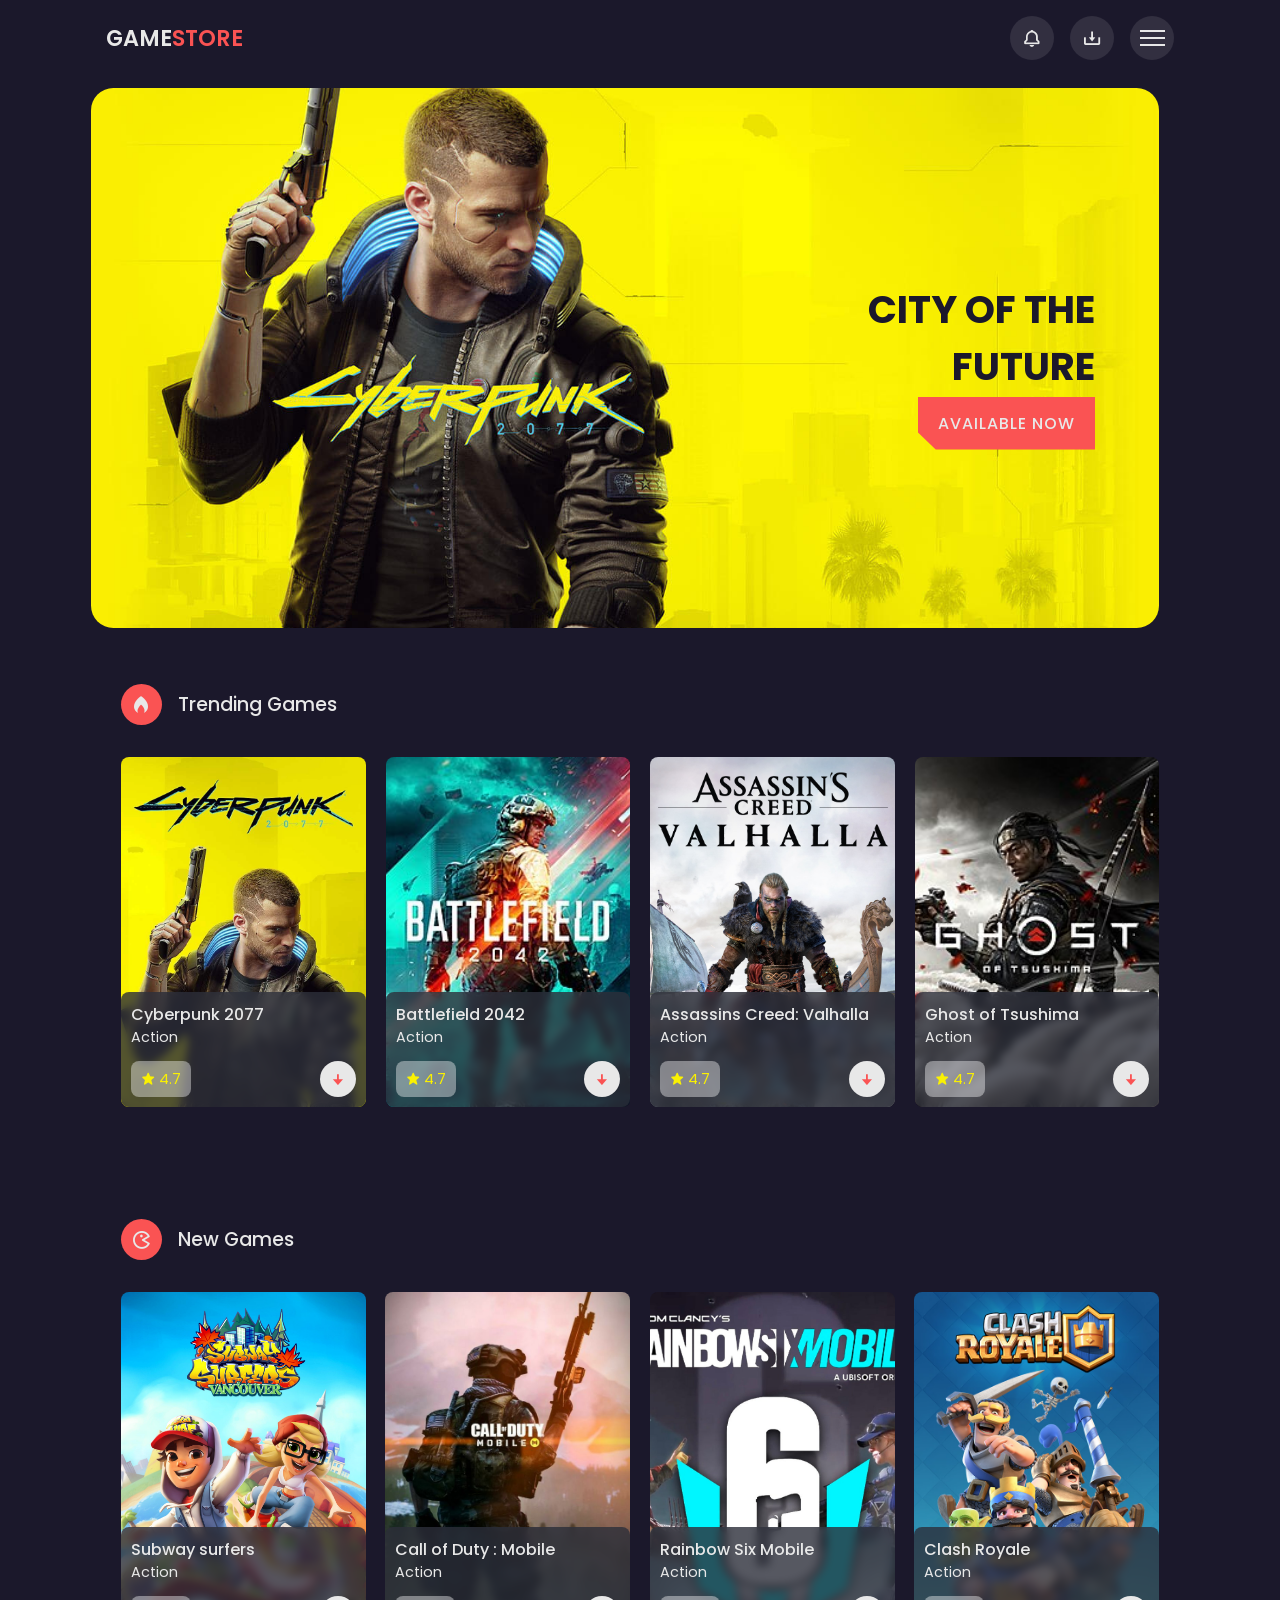
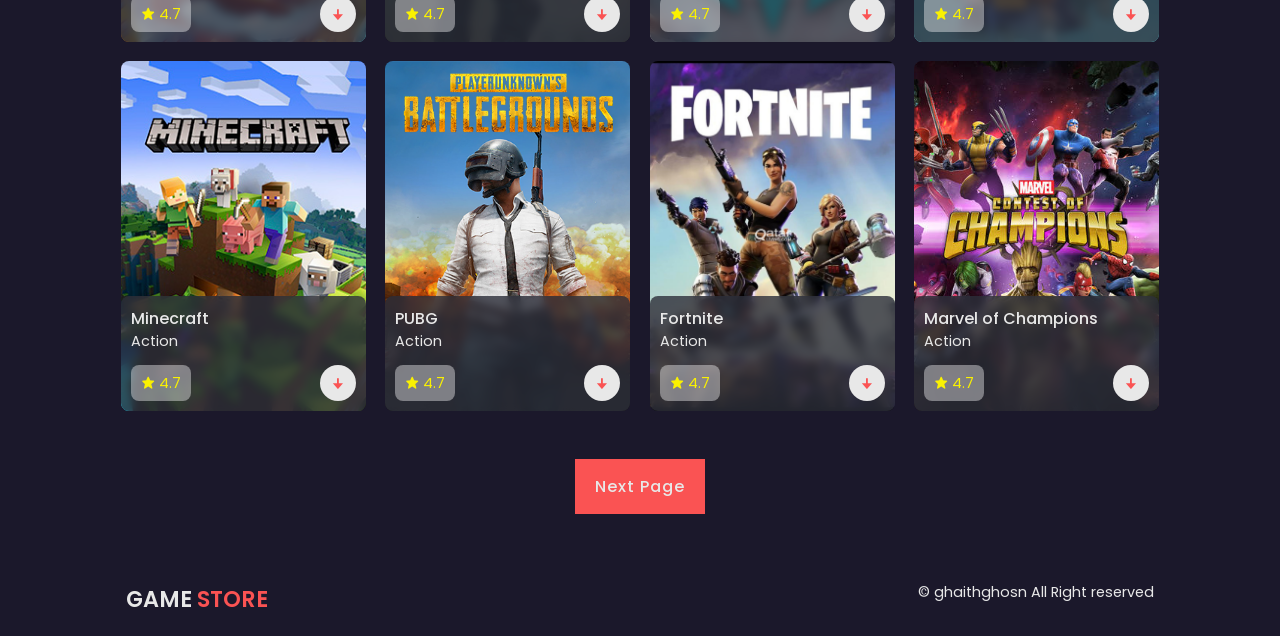
<file: index.html>
<!DOCTYPE html>
<html lang="en">
<head>
    <meta charset="UTF-8">
    <meta name="viewport" content="width=device-width, initial-scale=1.0">
    <title>Document</title>
    <link rel="stylesheet" href="./css/style.css">
    <link rel="shortcut icon" href="img/fav.png" type="image/x-icon">
    <link href='https://unpkg.com/boxicons@2.1.4/css/boxicons.min.css' rel='stylesheet'>
    <link rel="stylesheet" href="./css/swiper-bundle.min.css">
</head>
<body>

    <div class="progress">
        <div class="progress-bar" id="scroll-bar"></div>
    </div>

    <header>
        <div class="nav container">
            <a href="index.html" class="logo">Game<span>Store</span></a>
            <div class="nav-icons">
                <i class='bx bx-bell  bx-tada' id="bell-icon"></i>
                <i class='bx bx-download'></i>
                <div class="menu-icon">
                    <div class="line1"></div>
                    <div class="line2"></div>
                    <div class="line3"></div>
                </div>
            </div>
            <div class="menu">
                <img src="./img/menu.png" alt="">
                <div class="navbar">
                    <li><a href="index.html">Home</a></li>
                    <li><a href="#trending">Trending</a></li>
                    <li><a href="#new">New Games</a></li>
                    <li><a href="#action">Action Games</a></li>
                    <li><a href="#contact">Contact Us</a></li>
                </div>
            </div>
            <div class="notifications">
                <div class="notifications-box">
                    <i class='bx bx-check-circle'></i>
                    <p>Congratulations, Your game download successfully.</p>
                </div>
                <div class="notifications-box box-color">
                    <i class='bx bx-x-circle'></i>
                    <p>Could not apply changes.</p>
                </div>
            </div>
        </div>
    </header>

    <section class="home container" id="home">
        <img src="./img/home.png" alt="">
        <div class="home-text">
            <h1>CITY OF THE <br> FUTURE</h1>
            <a href="#" class="btn">Available Now</a>
        </div>
    </section>

    <section class="trending container" id="trending">
        <div class="heading">
            <i class='bx bxs-flame'></i>
            <h2>Trending Games</h2>
        </div>
        <div class="trending-content swiper">
            <div class="swiper-wrapper">
                <!-- Slide 1 -->
                <div class="swiper-slide">
                    <div class="box">
                        <img src="./img/trending1.webp" alt="">
                        <div class="box-text">
                            <h2>Cyberpunk 2077</h2>
                            <h3>Action</h3>
                            <div class="rating-download">
                                <div class="rating">
                                    <i class='bx bxs-star'></i>
                                    <span>4.7</span>
                                </div>
                                <a href="#" class="box-btn"><i class='bx bxs-down-arrow-alt'></i></a>
                            </div>
                        </div>
                    </div>
                </div>
                <!-- Slide 2 -->
                <div class="swiper-slide">
                    <div class="box">
                        <img src="./img/trending2.jpg" alt="">
                        <div class="box-text">
                            <h2>Battlefield 2042</h2>
                            <h3>Action</h3>
                            <div class="rating-download">
                                <div class="rating">
                                    <i class='bx bxs-star'></i>
                                    <span>4.7</span>
                                </div>
                                <a href="#" class="box-btn"><i class='bx bxs-down-arrow-alt'></i></a>
                            </div>
                        </div>
                    </div>
                </div>
                <!-- Slide 3 -->
                <div class="swiper-slide">
                    <div class="box">
                        <img src="./img/trending3.jpg" alt="">
                        <div class="box-text">
                            <h2>Assassins Creed: Valhalla</h2>
                            <h3>Action</h3>
                            <div class="rating-download">
                                <div class="rating">
                                    <i class='bx bxs-star'></i>
                                    <span>4.7</span>
                                </div>
                                <a href="#" class="box-btn"><i class='bx bxs-down-arrow-alt'></i></a>
                            </div>
                        </div>
                    </div>
                </div>
                <!-- Slide 4 -->
                <div class="swiper-slide">
                    <div class="box">
                        <img src="./img/trending4.jpg" alt="">
                        <div class="box-text">
                            <h2>Ghost of Tsushima</h2>
                            <h3>Action</h3>
                            <div class="rating-download">
                                <div class="rating">
                                    <i class='bx bxs-star'></i>
                                    <span>4.7</span>
                                </div>
                                <a href="#" class="box-btn"><i class='bx bxs-down-arrow-alt'></i></a>
                            </div>
                        </div>
                    </div>
                </div>
                <!-- Slide 5 -->
                <div class="swiper-slide">
                    <div class="box">
                        <img src="./img/trending5.png" alt="">
                        <div class="box-text">
                            <h2>Grand theft auto: V</h2>
                            <h3>Action</h3>
                            <div class="rating-download">
                                <div class="rating">
                                    <i class='bx bxs-star'></i>
                                    <span>4.7</span>
                                </div>
                                <a href="#" class="box-btn"><i class='bx bxs-down-arrow-alt'></i></a>
                            </div>
                        </div>
                    </div>
                </div>
                <!-- Slide 6 -->
                <div class="swiper-slide">
                    <div class="box">
                        <img src="./img/trending6.jpg" alt="">
                        <div class="box-text">
                            <h2>Dying light 2</h2>
                            <h3>Action</h3>
                            <div class="rating-download">
                                <div class="rating">
                                    <i class='bx bxs-star'></i>
                                    <span>4.7</span>
                                </div>
                                <a href="#" class="box-btn"><i class='bx bxs-down-arrow-alt'></i></a>
                            </div>
                        </div>
                    </div>
                </div>
                <!-- Slide 7 -->
                <div class="swiper-slide">
                    <div class="box">
                        <img src="./img/trending7.png" alt="">
                        <div class="box-text">
                            <h2>Halo: Infinite</h2>
                            <h3>Action</h3>
                            <div class="rating-download">
                                <div class="rating">
                                    <i class='bx bxs-star'></i>
                                    <span>4.7</span>
                                </div>
                                <a href="#" class="box-btn"><i class='bx bxs-down-arrow-alt'></i></a>
                            </div>
                        </div>
                    </div>
                </div>
                <!-- Slide 8 -->
                <div class="swiper-slide">
                    <div class="box">
                        <img src="./img/trending8.png" alt="">
                        <div class="box-text">
                            <h2>Resident evil: Vilage</h2>
                            <h3>Action</h3>
                            <div class="rating-download">
                                <div class="rating">
                                    <i class='bx bxs-star'></i>
                                    <span>4.7</span>
                                </div>
                                <a href="#" class="box-btn"><i class='bx bxs-down-arrow-alt'></i></a>
                            </div>
                        </div>
                    </div>
                </div>
            </div>
        </div>
    </section>

    <section class="new container" id="new">
        <div class="heading">
            <i class='bx bx-game'></i>
            <h2>New Games</h2>
        </div>
        <div class="new-content">
            <!--box 1-->
            <div class="box">
                <img src="./img/new1.jpg" alt="">
                <div class="box-text">
                    <h2>Subway surfers</h2>
                    <h3>Action</h3>
                    <div class="rating-download">
                        <div class="rating">
                            <i class='bx bxs-star'></i>
                            <span>4.7</span>
                        </div>
                        <a href="subway.html" class="box-btn"><i class='bx bxs-down-arrow-alt'></i></a>
                    </div>
                </div>
            </div>
            <!--box 2-->
            <div class="box">
                <img src="./img/new2.jpg" alt="">
                <div class="box-text">
                    <h2>Call of Duty : Mobile</h2>
                    <h3>Action</h3>
                    <div class="rating-download">
                        <div class="rating">
                            <i class='bx bxs-star'></i>
                            <span>4.7</span>
                        </div>
                        <a href="call_of_duty.html" class="box-btn"><i class='bx bxs-down-arrow-alt'></i></a>
                    </div>
                </div>
            </div>
            <!--box 3-->
            <div class="box">
                <img src="./img/new3.jpg" alt="">
                <div class="box-text">
                    <h2>Rainbow Six Mobile</h2>
                    <h3>Action</h3>
                    <div class="rating-download">
                        <div class="rating">
                            <i class='bx bxs-star'></i>
                            <span>4.7</span>
                        </div>
                        <a href="rainbow.html" class="box-btn"><i class='bx bxs-down-arrow-alt'></i></a>
                    </div>
                </div>
            </div>
            <!--box 4-->
            <div class="box">
                <img src="./img/new4.jpg" alt="">
                <div class="box-text">
                    <h2>Clash Royale</h2>
                    <h3>Action</h3>
                    <div class="rating-download">
                        <div class="rating">
                            <i class='bx bxs-star'></i>
                            <span>4.7</span>
                        </div>
                        <a href="clash_royal.html" class="box-btn"><i class='bx bxs-down-arrow-alt'></i></a>
                    </div>
                </div>
            </div>
            <!--box 5-->
            <div class="box">
                <img src="./img/new5.png" alt="">
                <div class="box-text">
                    <h2>Minecraft</h2>
                    <h3>Action</h3>
                    <div class="rating-download">
                        <div class="rating">
                            <i class='bx bxs-star'></i>
                            <span>4.7</span>
                        </div>
                        <a href="minecraft.html" class="box-btn"><i class='bx bxs-down-arrow-alt'></i></a>
                    </div>
                </div>
            </div>
            <!--box 6-->
            <div class="box">
                <img src="./img/new6.png" alt="">
                <div class="box-text">
                    <h2>PUBG</h2>
                    <h3>Action</h3>
                    <div class="rating-download">
                        <div class="rating">
                            <i class='bx bxs-star'></i>
                            <span>4.7</span>
                        </div>
                        <a href="pubg.html" class="box-btn"><i class='bx bxs-down-arrow-alt'></i></a>
                    </div>
                </div>
            </div>
            <!--box 7-->
            <div class="box">
                <img src="./img/new7.png" alt="">
                <div class="box-text">
                    <h2>Fortnite</h2>
                    <h3>Action</h3>
                    <div class="rating-download">
                        <div class="rating">
                            <i class='bx bxs-star'></i>
                            <span>4.7</span>
                        </div>
                        <a href="fortnite.html" class="box-btn"><i class='bx bxs-down-arrow-alt'></i></a>
                    </div>
                </div>
            </div>
            <!--box 8-->
            <div class="box">
                <img src="./img/new8.jpg" alt="">
                <div class="box-text">
                    <h2>Marvel of Champions</h2>
                    <h3>Action</h3>
                    <div class="rating-download">
                        <div class="rating">
                            <i class='bx bxs-star'></i>
                            <span>4.7</span>
                        </div>
                        <a href="marvel.html" class="box-btn"><i class='bx bxs-down-arrow-alt'></i></a>
                    </div>
                </div>
            </div>
        </div>
        <div class="next-page">
            <a href="#">Next Page</a>
        </div>
    </section>

    <div class="copyright container">
        <a href="#" class="logo">Game <span>Store</span></a>
        <p>&#169; ghaithghosn All Right reserved</p>
    </div>

    <script src="./js/swiper-bundle.min.js"></script>
    <script src="./js/main.js"></script>
</body>
</html>
</file>
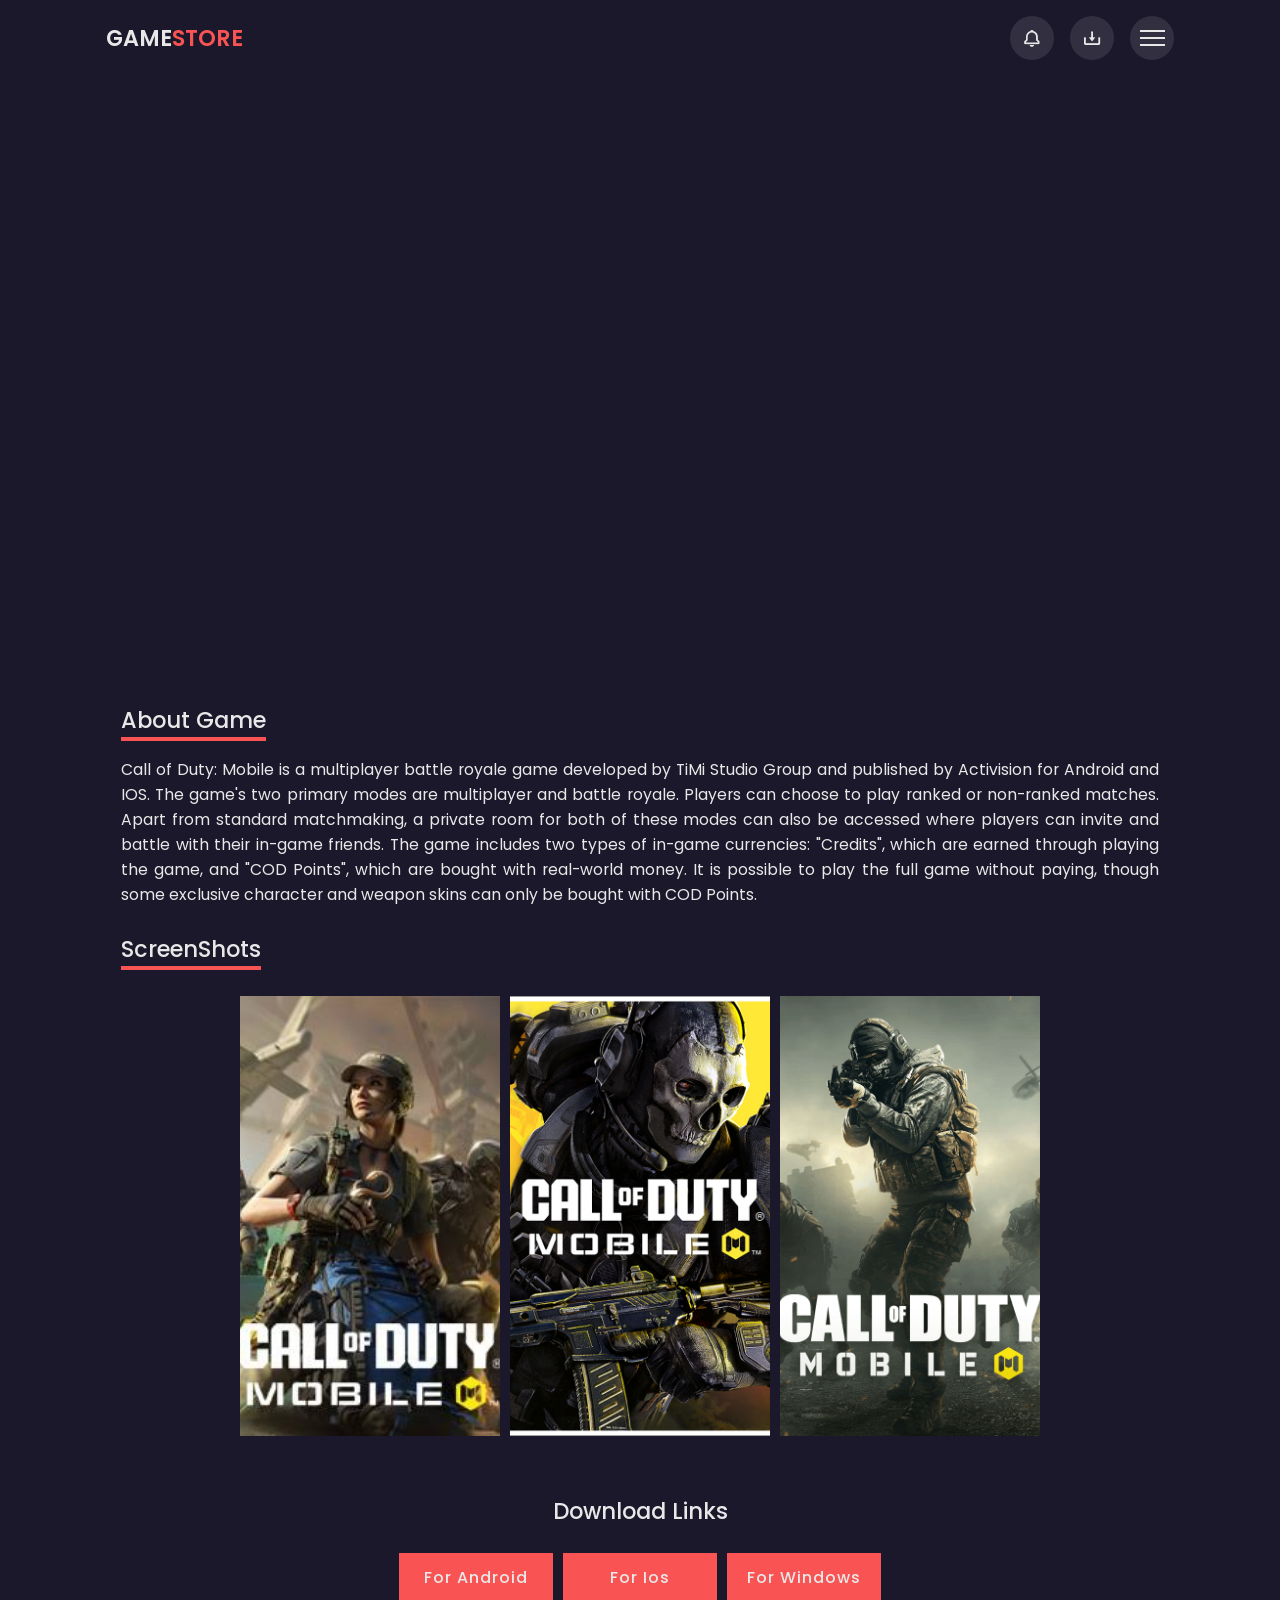
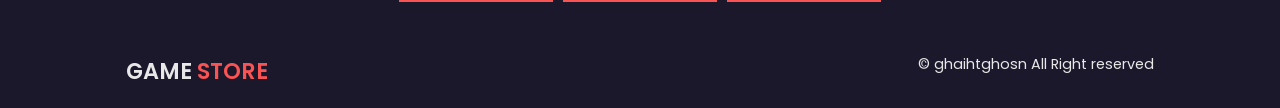
<file: call_of_duty.html>
<!DOCTYPE html>
<html lang="en">
<head>
    <meta charset="UTF-8">
    <meta name="viewport" content="width=device-width, initial-scale=1.0">
    <title>Download page</title>
    <link rel="stylesheet" href="./css/style.css">
    <link rel="shortcut icon" href="img/fav.png" type="image/x-icon">
    <link href='https://unpkg.com/boxicons@2.1.4/css/boxicons.min.css' rel='stylesheet'>
    <link rel="stylesheet" href="./css/swiper-bundle.min.css">
</head>
<body>

    <div class="progress">
        <div class="progress-bar" id="scroll-bar"></div>
    </div>

    <header>
        <div class="nav container">
            <a href="index.html" class="logo">Game<span>Store</span></a>
            <div class="nav-icons">
                <i class='bx bx-bell  bx-tada' id="bell-icon"></i>
                <i class='bx bx-download'></i>
                <div class="menu-icon">
                    <div class="line1"></div>
                    <div class="line2"></div>
                    <div class="line3"></div>
                </div>
            </div>
            <div class="menu">
                <img src="./img/menu.png" alt="">
                <div class="navbar">
                    <li><a href="index.html">Home</a></li>
                    <li><a href="#trending">Trending</a></li>
                    <li><a href="#new">New Games</a></li>
                    <li><a href="#action">Action Games</a></li>
                    <li><a href="#contact">Contact Us</a></li>
                </div>
            </div>
            <div class="notifications">
                <div class="notifications-box">
                    <i class='bx bx-check-circle'></i>
                    <p>Congratulations, Your game download successfully.</p>
                </div>
                <div class="notifications-box box-color">
                    <i class='bx bx-x-circle'></i>
                    <p>Could not apply changes.</p>
                </div>
            </div>
        </div>
    </header>

    <div class="video-container container">
        <video src="./img/Call of Duty®_ Mobile - Official Launch Trailer(720P_HD).mp4" muted autoplay></video>
    </div>

    <div class="about container">
        <h2>About Game</h2>
        <p>Call of Duty: Mobile is a multiplayer battle royale game developed by TiMi Studio Group and published by Activision for Android and IOS. The game's two primary modes are multiplayer and battle royale. Players can choose to play ranked or non-ranked matches. Apart from standard matchmaking, a private room for both of these modes can also be accessed where players can invite and battle with their in-game friends. The game includes two types of in-game currencies: "Credits", which are earned through playing the game, and "COD Points", which are bought with real-world money. It is possible to play the full game without paying, though some exclusive character and weapon skins can only be bought with COD Points.</p>
    </div>

    <div class="screenshots container">
        <h2>ScreenShots</h2>
        <div class="screenshots-content">
            <img src="./img/screenshots4.jpeg" alt="">
            <img src="./img/screenshots5.png" alt="">
            <img src="./img/screenshots6.png" alt="">
        </div>
    </div>

    <div class="download">
        <h2>Download Links</h2>
        <div class="download-links">
            <a href="#">For Android</a>
            <a href="#">For Ios</a>
            <a href="#">For Windows</a>
        </div>
    </div>

    <div class="copyright container">
        <a href="#" class="logo">Game <span>Store</span></a>
        <p>&#169; ghaihtghosn All Right reserved</p>
    </div>

    <script src="./js/swiper-bundle.min.js"></script>
    <script src="./js/main.js"></script>
</body>
</html>
</file>
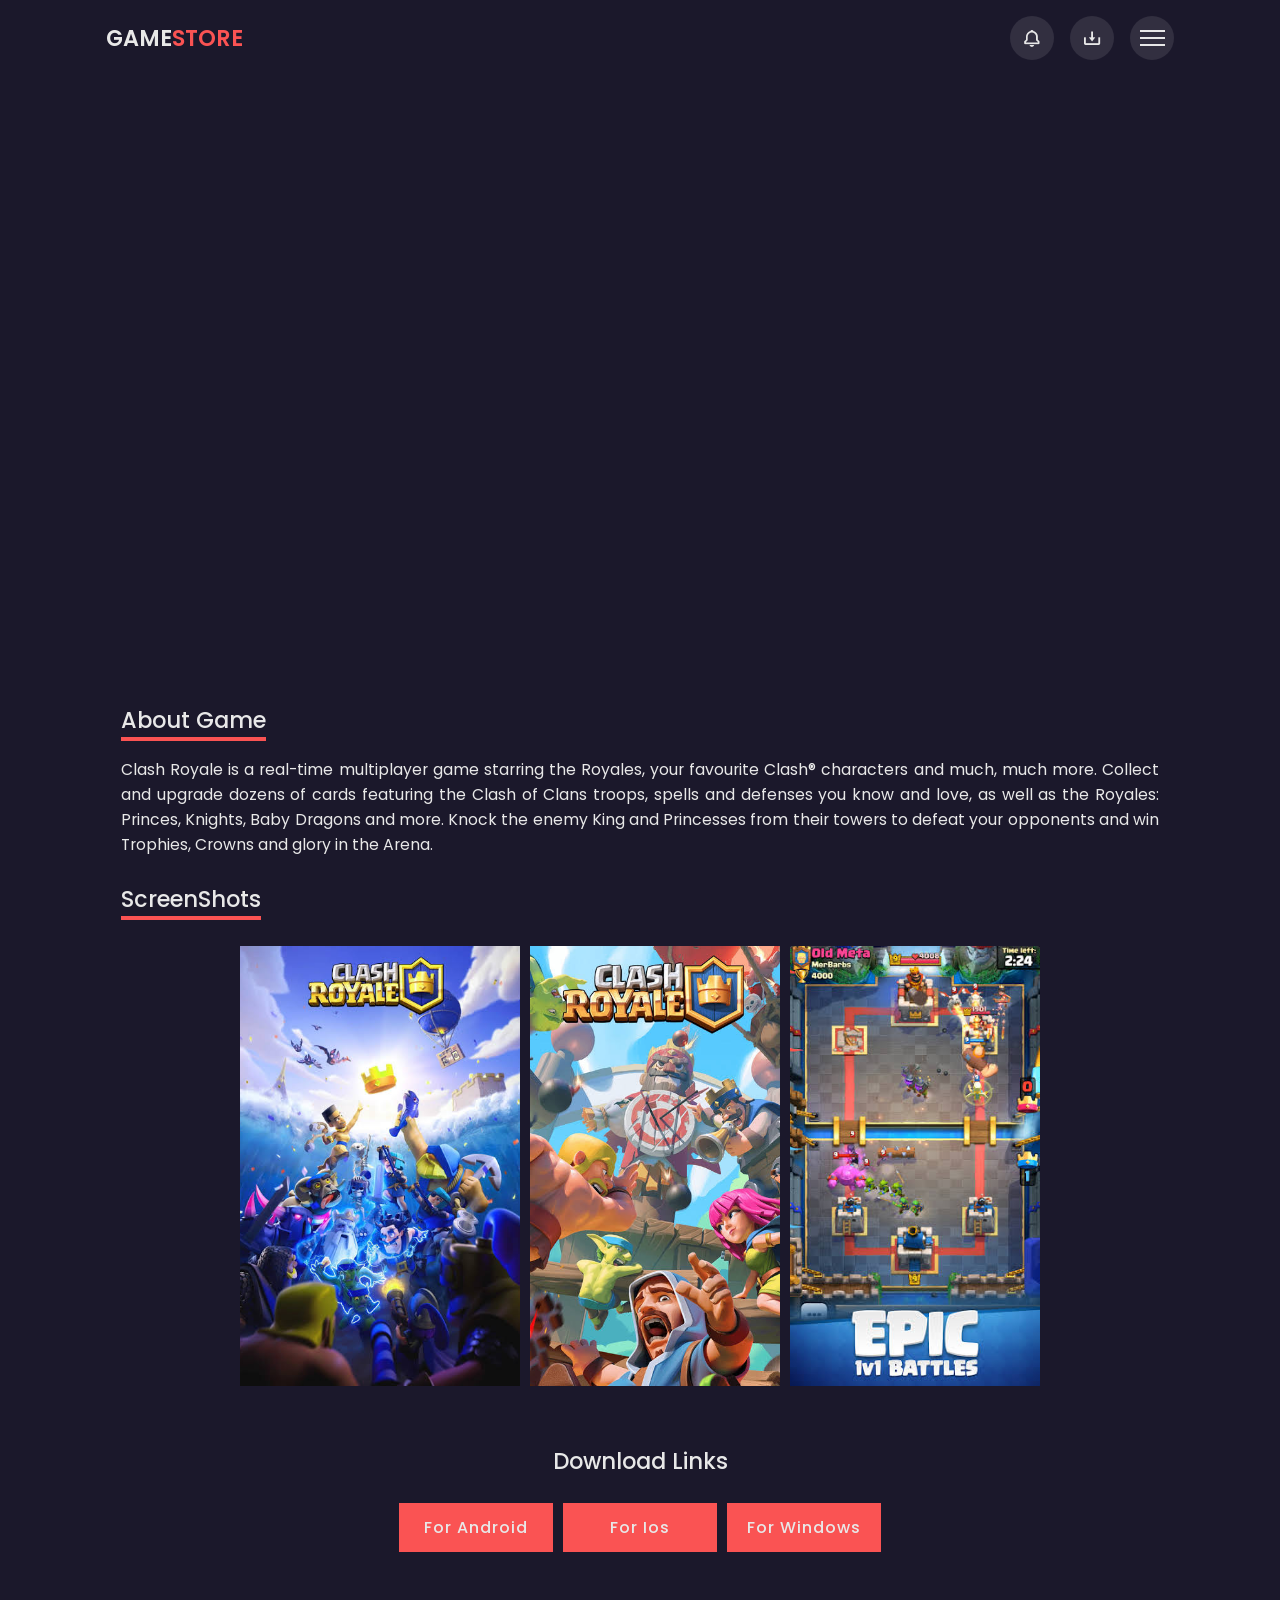
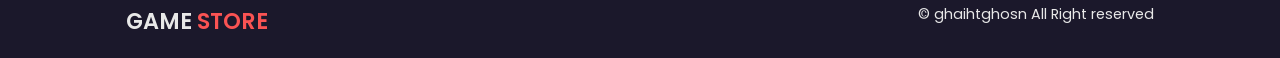
<file: clash_royal.html>
<!DOCTYPE html>
<html lang="en">
<head>
    <meta charset="UTF-8">
    <meta name="viewport" content="width=device-width, initial-scale=1.0">
    <title>Download page</title>
    <link rel="stylesheet" href="./css/style.css">
    <link rel="shortcut icon" href="img/fav.png" type="image/x-icon">
    <link href='https://unpkg.com/boxicons@2.1.4/css/boxicons.min.css' rel='stylesheet'>
    <link rel="stylesheet" href="./css/swiper-bundle.min.css">
</head>
<body>

    <div class="progress">
        <div class="progress-bar" id="scroll-bar"></div>
    </div>

    <header>
        <div class="nav container">
            <a href="index.html" class="logo">Game<span>Store</span></a>
            <div class="nav-icons">
                <i class='bx bx-bell  bx-tada' id="bell-icon"></i>
                <i class='bx bx-download'></i>
                <div class="menu-icon">
                    <div class="line1"></div>
                    <div class="line2"></div>
                    <div class="line3"></div>
                </div>
            </div>
            <div class="menu">
                <img src="./img/menu.png" alt="">
                <div class="navbar">
                    <li><a href="index.html">Home</a></li>
                    <li><a href="#trending">Trending</a></li>
                    <li><a href="#new">New Games</a></li>
                    <li><a href="#action">Action Games</a></li>
                    <li><a href="#contact">Contact Us</a></li>
                </div>
            </div>
            <div class="notifications">
                <div class="notifications-box">
                    <i class='bx bx-check-circle'></i>
                    <p>Congratulations, Your game download successfully.</p>
                </div>
                <div class="notifications-box box-color">
                    <i class='bx bx-x-circle'></i>
                    <p>Could not apply changes.</p>
                </div>
            </div>
        </div>
    </header>

    <div class="video-container container">
        <video src="./img/Clash Royale_ Enter the Arena(720P_HD).mp4" muted autoplay></video>
    </div>

    <div class="about container">
        <h2>About Game</h2>
        <p>Clash Royale is a real-time multiplayer game starring the Royales, your favourite Clash® characters and much, much more. Collect and upgrade dozens of cards featuring the Clash of Clans troops, spells and defenses you know and love, as well as the Royales: Princes, Knights, Baby Dragons and more. Knock the enemy King and Princesses from their towers to defeat your opponents and win Trophies, Crowns and glory in the Arena.</p>
    </div>

    <div class="screenshots container">
        <h2>ScreenShots</h2>
        <div class="screenshots-content">
            <img src="./img/screenshots10.jpeg" alt="">
            <img src="./img/screenshots11.jpeg" alt="">
            <img src="./img/screenshots12.jpeg" alt="">
        </div>
    </div>

    <div class="download">
        <h2>Download Links</h2>
        <div class="download-links">
            <a href="#">For Android</a>
            <a href="#">For Ios</a>
            <a href="#">For Windows</a>
        </div>
    </div>

    <div class="copyright container">
        <a href="#" class="logo">Game <span>Store</span></a>
        <p>&#169; ghaihtghosn All Right reserved</p>
    </div>

    <script src="./js/swiper-bundle.min.js"></script>
    <script src="./js/main.js"></script>
</body>
</html>
</file>
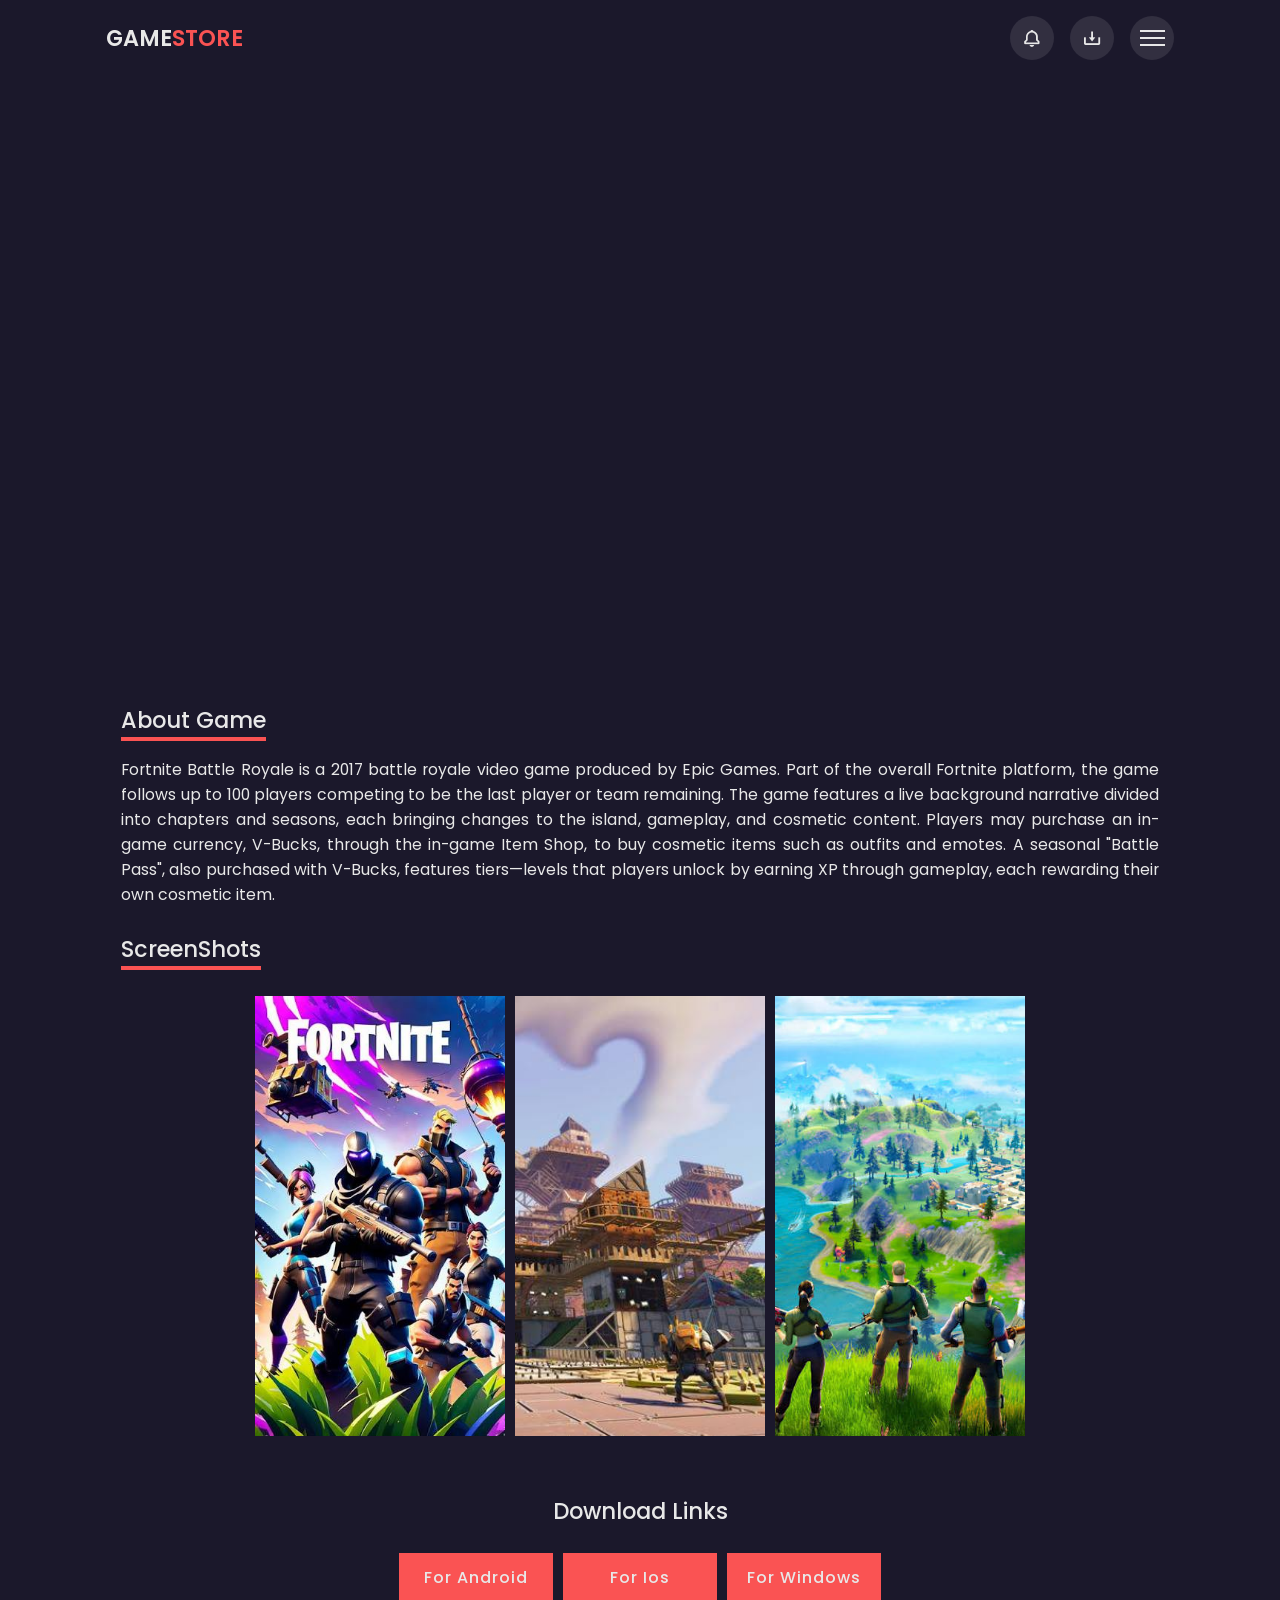
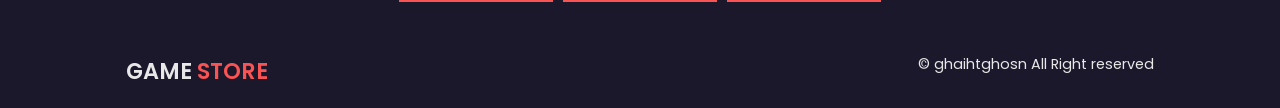
<file: fortnite.html>
<!DOCTYPE html>
<html lang="en">
<head>
    <meta charset="UTF-8">
    <meta name="viewport" content="width=device-width, initial-scale=1.0">
    <title>Download page</title>
    <link rel="stylesheet" href="./css/style.css">
    <link rel="shortcut icon" href="img/fav.png" type="image/x-icon">
    <link href='https://unpkg.com/boxicons@2.1.4/css/boxicons.min.css' rel='stylesheet'>
    <link rel="stylesheet" href="./css/swiper-bundle.min.css">
</head>
<body>

    <div class="progress">
        <div class="progress-bar" id="scroll-bar"></div>
    </div>

    <header>
        <div class="nav container">
            <a href="index.html" class="logo">Game<span>Store</span></a>
            <div class="nav-icons">
                <i class='bx bx-bell  bx-tada' id="bell-icon"></i>
                <i class='bx bx-download'></i>
                <div class="menu-icon">
                    <div class="line1"></div>
                    <div class="line2"></div>
                    <div class="line3"></div>
                </div>
            </div>
            <div class="menu">
                <img src="./img/menu.png" alt="">
                <div class="navbar">
                    <li><a href="index.html">Home</a></li>
                    <li><a href="#trending">Trending</a></li>
                    <li><a href="#new">New Games</a></li>
                    <li><a href="#action">Action Games</a></li>
                    <li><a href="#contact">Contact Us</a></li>
                </div>
            </div>
            <div class="notifications">
                <div class="notifications-box">
                    <i class='bx bx-check-circle'></i>
                    <p>Congratulations, Your game download successfully.</p>
                </div>
                <div class="notifications-box box-color">
                    <i class='bx bx-x-circle'></i>
                    <p>Could not apply changes.</p>
                </div>
            </div>
        </div>
    </header>

    <div class="video-container container">
        <video src="./img/Fortnite Battle Royale - Gameplay Trailer _ PS4(360P).mp4" muted autoplay></video>
    </div>

    <div class="about container">
        <h2>About Game</h2>
        <p>Fortnite Battle Royale is a 2017 battle royale video game produced by Epic Games. Part of the overall Fortnite platform, the game follows up to 100 players competing to be the last player or team remaining. The game features a live background narrative divided into chapters and seasons, each bringing changes to the island, gameplay, and cosmetic content. Players may purchase an in-game currency, V-Bucks, through the in-game Item Shop, to buy cosmetic items such as outfits and emotes. A seasonal "Battle Pass", also purchased with V-Bucks, features tiers—levels that players unlock by earning XP through gameplay, each rewarding their own cosmetic item.</p>
    </div>

    <div class="screenshots container">
        <h2>ScreenShots</h2>
        <div class="screenshots-content">
            <img src="./img/screenshots19.jpeg" alt="">
            <img src="./img/screenshots20.jpeg" alt="">
            <img src="./img/screenshots21.jpeg" alt="">
        </div>
    </div>

    <div class="download">
        <h2>Download Links</h2>
        <div class="download-links">
            <a href="#">For Android</a>
            <a href="#">For Ios</a>
            <a href="#">For Windows</a>
        </div>
    </div>

    <div class="copyright container">
        <a href="#" class="logo">Game <span>Store</span></a>
        <p>&#169; ghaihtghosn All Right reserved</p>
    </div>

    <script src="./js/swiper-bundle.min.js"></script>
    <script src="./js/main.js"></script>
</body>
</html>
</file>
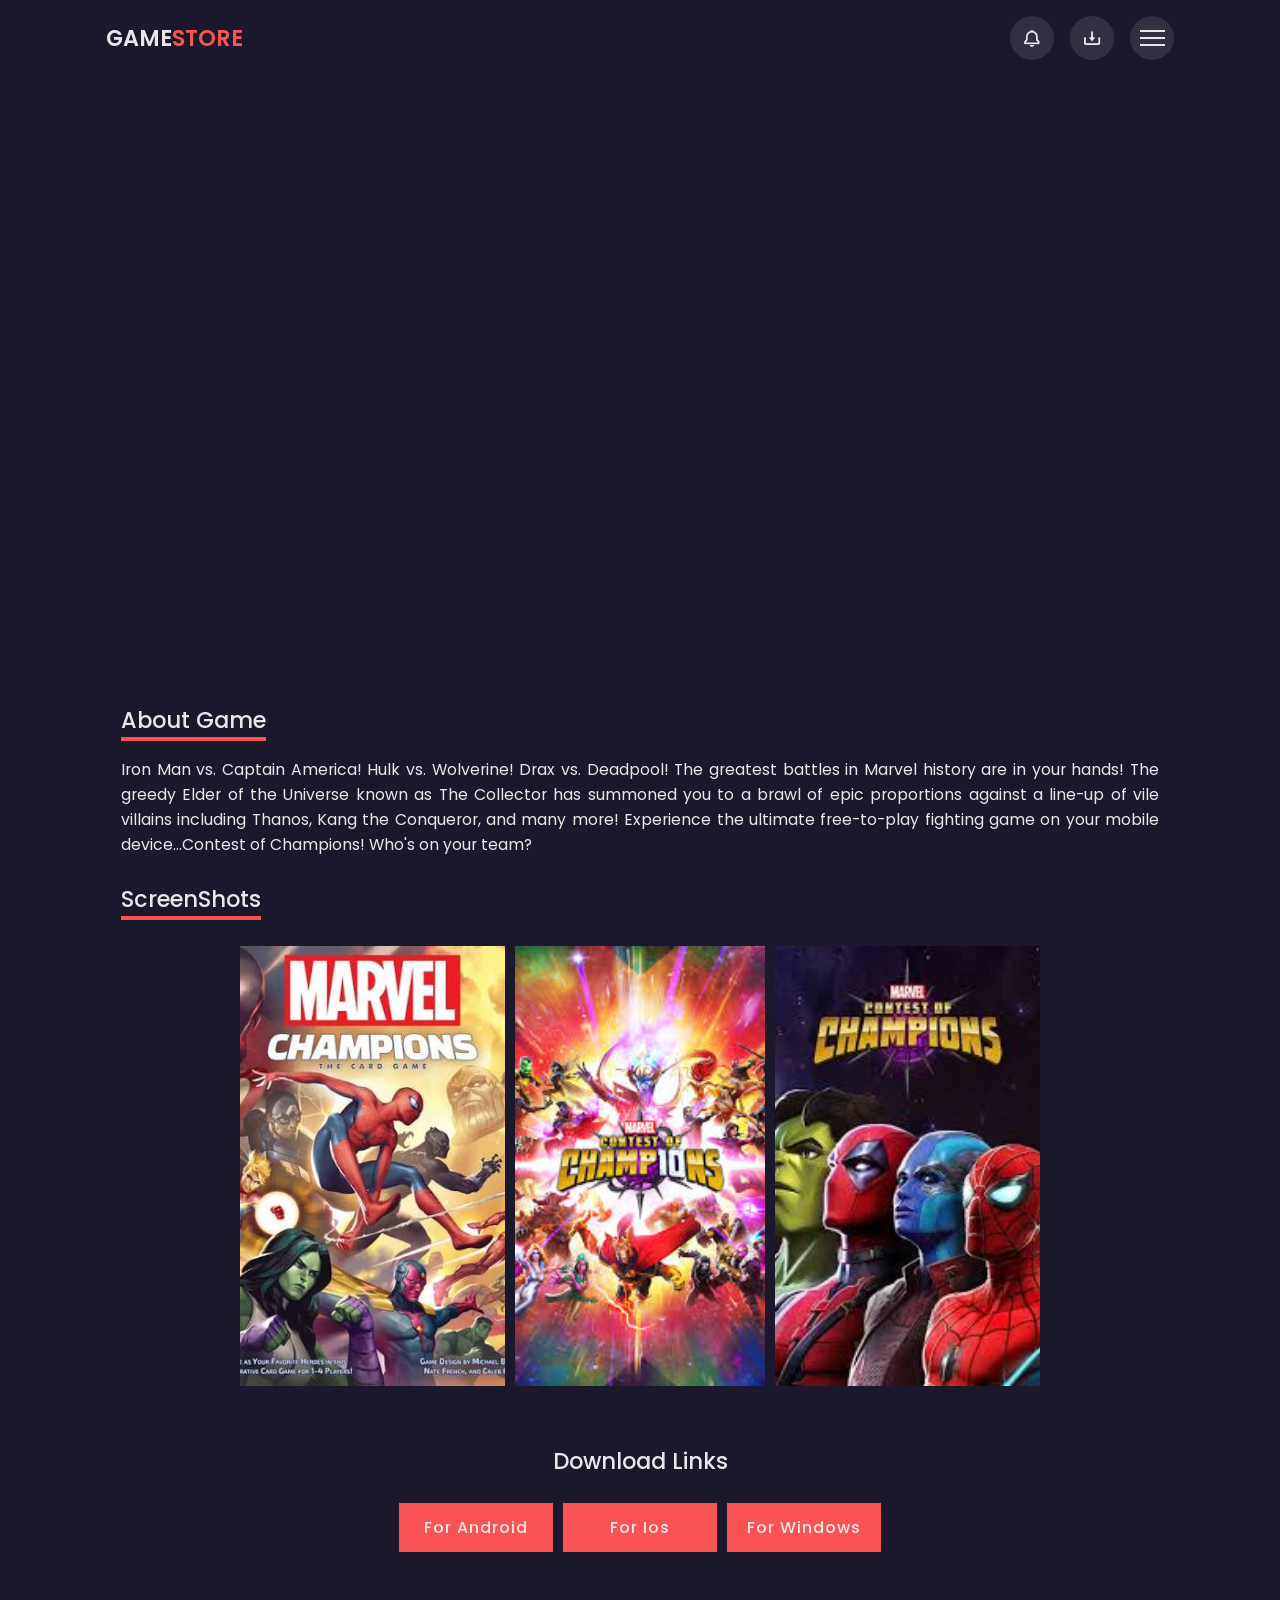
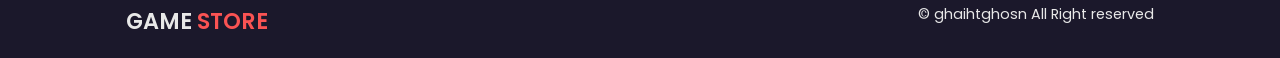
<file: marvel.html>
<!DOCTYPE html>
<html lang="en">
<head>
    <meta charset="UTF-8">
    <meta name="viewport" content="width=device-width, initial-scale=1.0">
    <title>Download page</title>
    <link rel="stylesheet" href="./css/style.css">
    <link rel="shortcut icon" href="img/fav.png" type="image/x-icon">
    <link href='https://unpkg.com/boxicons@2.1.4/css/boxicons.min.css' rel='stylesheet'>
    <link rel="stylesheet" href="./css/swiper-bundle.min.css">
</head>
<body>

    <div class="progress">
        <div class="progress-bar" id="scroll-bar"></div>
    </div>

    <header>
        <div class="nav container">
            <a href="index.html" class="logo">Game<span>Store</span></a>
            <div class="nav-icons">
                <i class='bx bx-bell  bx-tada' id="bell-icon"></i>
                <i class='bx bx-download'></i>
                <div class="menu-icon">
                    <div class="line1"></div>
                    <div class="line2"></div>
                    <div class="line3"></div>
                </div>
            </div>
            <div class="menu">
                <img src="./img/menu.png" alt="">
                <div class="navbar">
                    <li><a href="index.html">Home</a></li>
                    <li><a href="#trending">Trending</a></li>
                    <li><a href="#new">New Games</a></li>
                    <li><a href="#action">Action Games</a></li>
                    <li><a href="#contact">Contact Us</a></li>
                </div>
            </div>
            <div class="notifications">
                <div class="notifications-box">
                    <i class='bx bx-check-circle'></i>
                    <p>Congratulations, Your game download successfully.</p>
                </div>
                <div class="notifications-box box-color">
                    <i class='bx bx-x-circle'></i>
                    <p>Could not apply changes.</p>
                </div>
            </div>
        </div>
    </header>

    <div class="video-container container">
        <video src="./img/Marvel Champions Announcement Trailer(720P_HD).mp4" muted autoplay></video>
    </div>

    <div class="about container">
        <h2>About Game</h2>
        <p>Iron Man vs. Captain America! Hulk vs. Wolverine! Drax vs. Deadpool! The greatest battles in Marvel history are in your hands! The greedy Elder of the Universe known as The Collector has summoned you to a brawl of epic proportions against a line-up of vile villains including Thanos, Kang the Conqueror, and many more! Experience the ultimate free-to-play fighting game on your mobile device…Contest of Champions! Who's on your team?</p>
    </div>

    <div class="screenshots container">
        <h2>ScreenShots</h2>
        <div class="screenshots-content">
            <img src="./img/screenshots22.jpeg" alt="">
            <img src="./img/screenshots23.jpeg" alt="">
            <img src="./img/screenshots24.jpeg" alt="">
        </div>
    </div>

    <div class="download">
        <h2>Download Links</h2>
        <div class="download-links">
            <a href="#">For Android</a>
            <a href="#">For Ios</a>
            <a href="#">For Windows</a>
        </div>
    </div>

    <div class="copyright container">
        <a href="#" class="logo">Game <span>Store</span></a>
        <p>&#169; ghaihtghosn All Right reserved</p>
    </div>

    <script src="./js/swiper-bundle.min.js"></script>
    <script src="./js/main.js"></script>
</body>
</html>
</file>
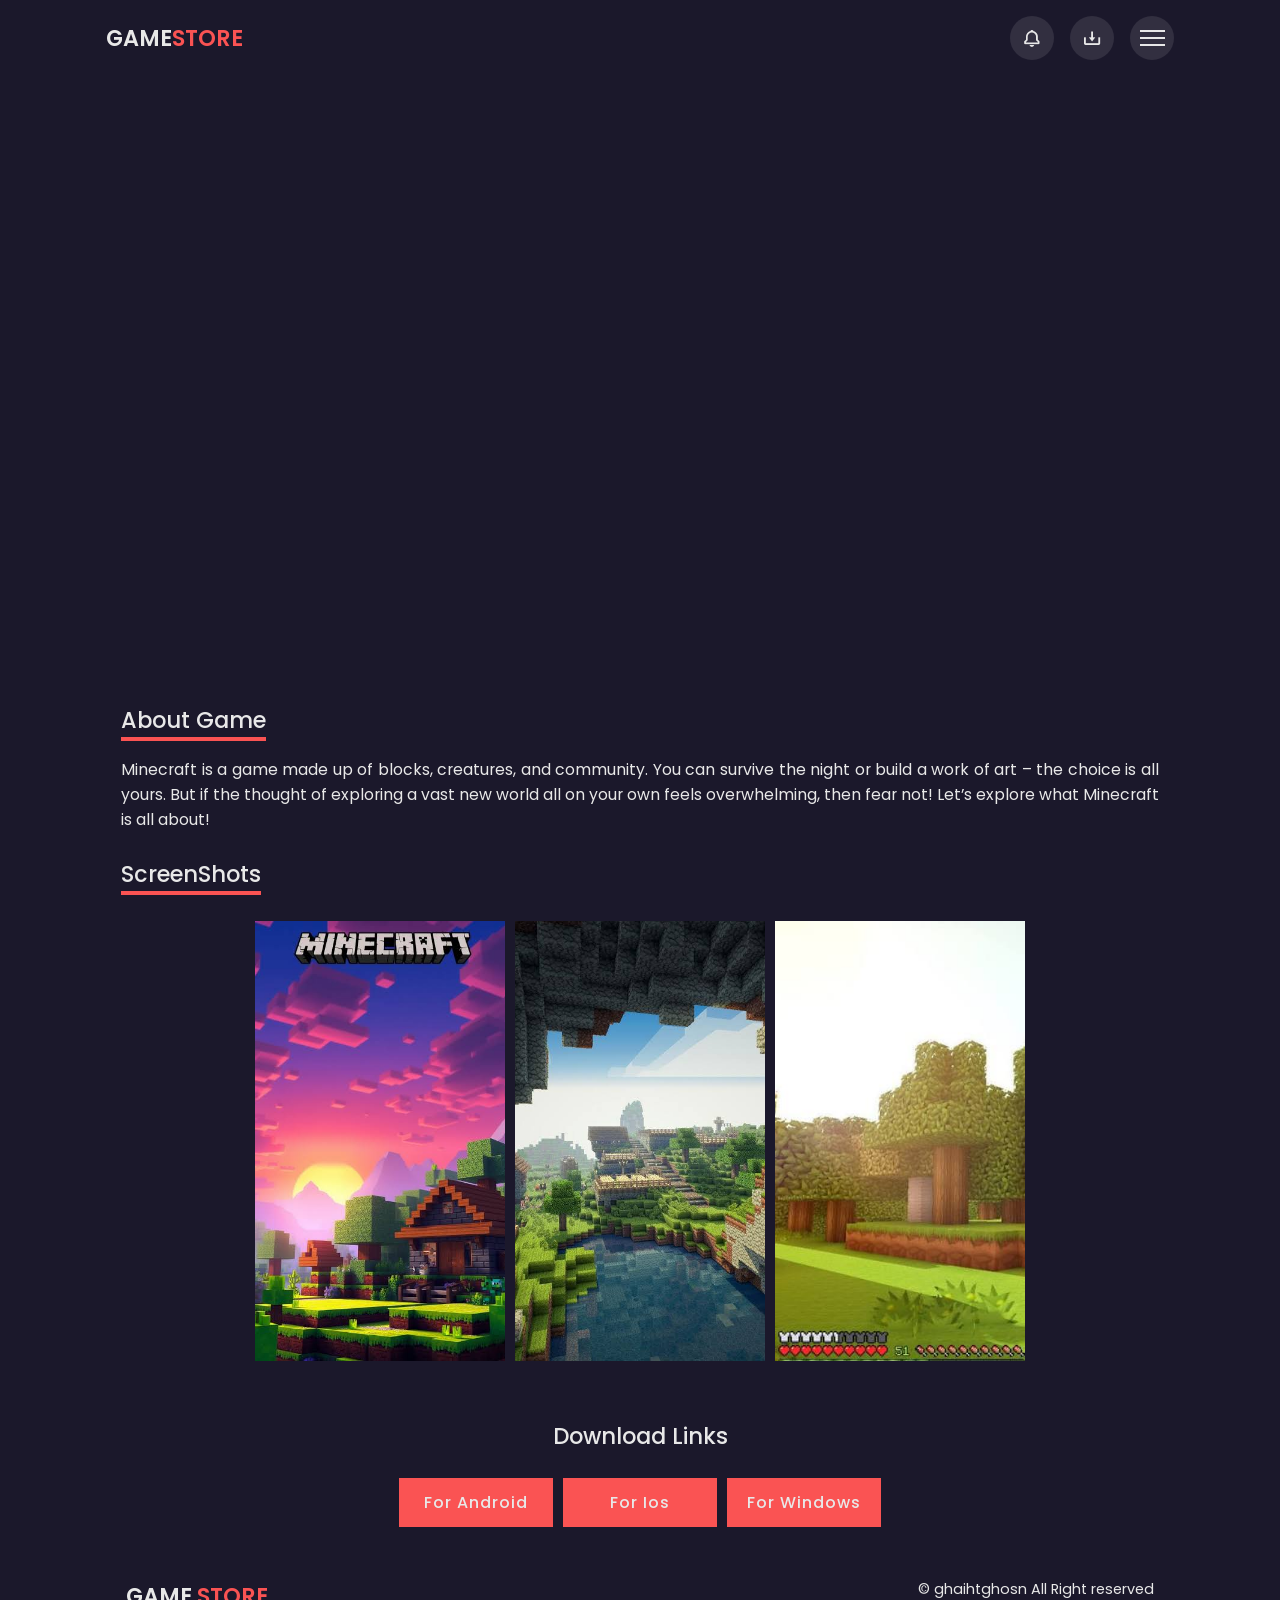
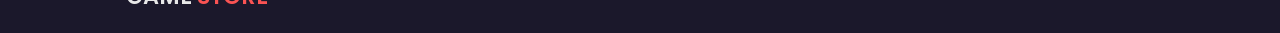
<file: minecraft.html>
<!DOCTYPE html>
<html lang="en">
<head>
    <meta charset="UTF-8">
    <meta name="viewport" content="width=device-width, initial-scale=1.0">
    <title>Download page</title>
    <link rel="stylesheet" href="./css/style.css">
    <link rel="shortcut icon" href="img/fav.png" type="image/x-icon">
    <link href='https://unpkg.com/boxicons@2.1.4/css/boxicons.min.css' rel='stylesheet'>
    <link rel="stylesheet" href="./css/swiper-bundle.min.css">
</head>
<body>

    <div class="progress">
        <div class="progress-bar" id="scroll-bar"></div>
    </div>

    <header>
        <div class="nav container">
            <a href="index.html" class="logo">Game<span>Store</span></a>
            <div class="nav-icons">
                <i class='bx bx-bell  bx-tada' id="bell-icon"></i>
                <i class='bx bx-download'></i>
                <div class="menu-icon">
                    <div class="line1"></div>
                    <div class="line2"></div>
                    <div class="line3"></div>
                </div>
            </div>
            <div class="menu">
                <img src="./img/menu.png" alt="">
                <div class="navbar">
                    <li><a href="index.html">Home</a></li>
                    <li><a href="#trending">Trending</a></li>
                    <li><a href="#new">New Games</a></li>
                    <li><a href="#action">Action Games</a></li>
                    <li><a href="#contact">Contact Us</a></li>
                </div>
            </div>
            <div class="notifications">
                <div class="notifications-box">
                    <i class='bx bx-check-circle'></i>
                    <p>Congratulations, Your game download successfully.</p>
                </div>
                <div class="notifications-box box-color">
                    <i class='bx bx-x-circle'></i>
                    <p>Could not apply changes.</p>
                </div>
            </div>
        </div>
    </header>

    <div class="video-container container">
        <video src="./img/Official Minecraft Trailer(720P_HD).mp4" muted autoplay></video>
    </div>

    <div class="about container">
        <h2>About Game</h2>
        <p>Minecraft is a game made up of blocks, creatures, and community. You can survive the night or build a work of art – the choice is all yours. But if the thought of exploring a vast new world all on your own feels overwhelming, then fear not! Let’s explore what Minecraft is all about!</p>
    </div>

    <div class="screenshots container">
        <h2>ScreenShots</h2>
        <div class="screenshots-content">
            <img src="./img/screenshots13.jpeg" alt="">
            <img src="./img/screenshots14.jpeg" alt="">
            <img src="./img/screenshots15.jpeg" alt="">
        </div>
    </div>

    <div class="download">
        <h2>Download Links</h2>
        <div class="download-links">
            <a href="#">For Android</a>
            <a href="#">For Ios</a>
            <a href="#">For Windows</a>
        </div>
    </div>

    <div class="copyright container">
        <a href="#" class="logo">Game <span>Store</span></a>
        <p>&#169; ghaihtghosn All Right reserved</p>
    </div>

    <script src="./js/swiper-bundle.min.js"></script>
    <script src="./js/main.js"></script>
</body>
</html>
</file>
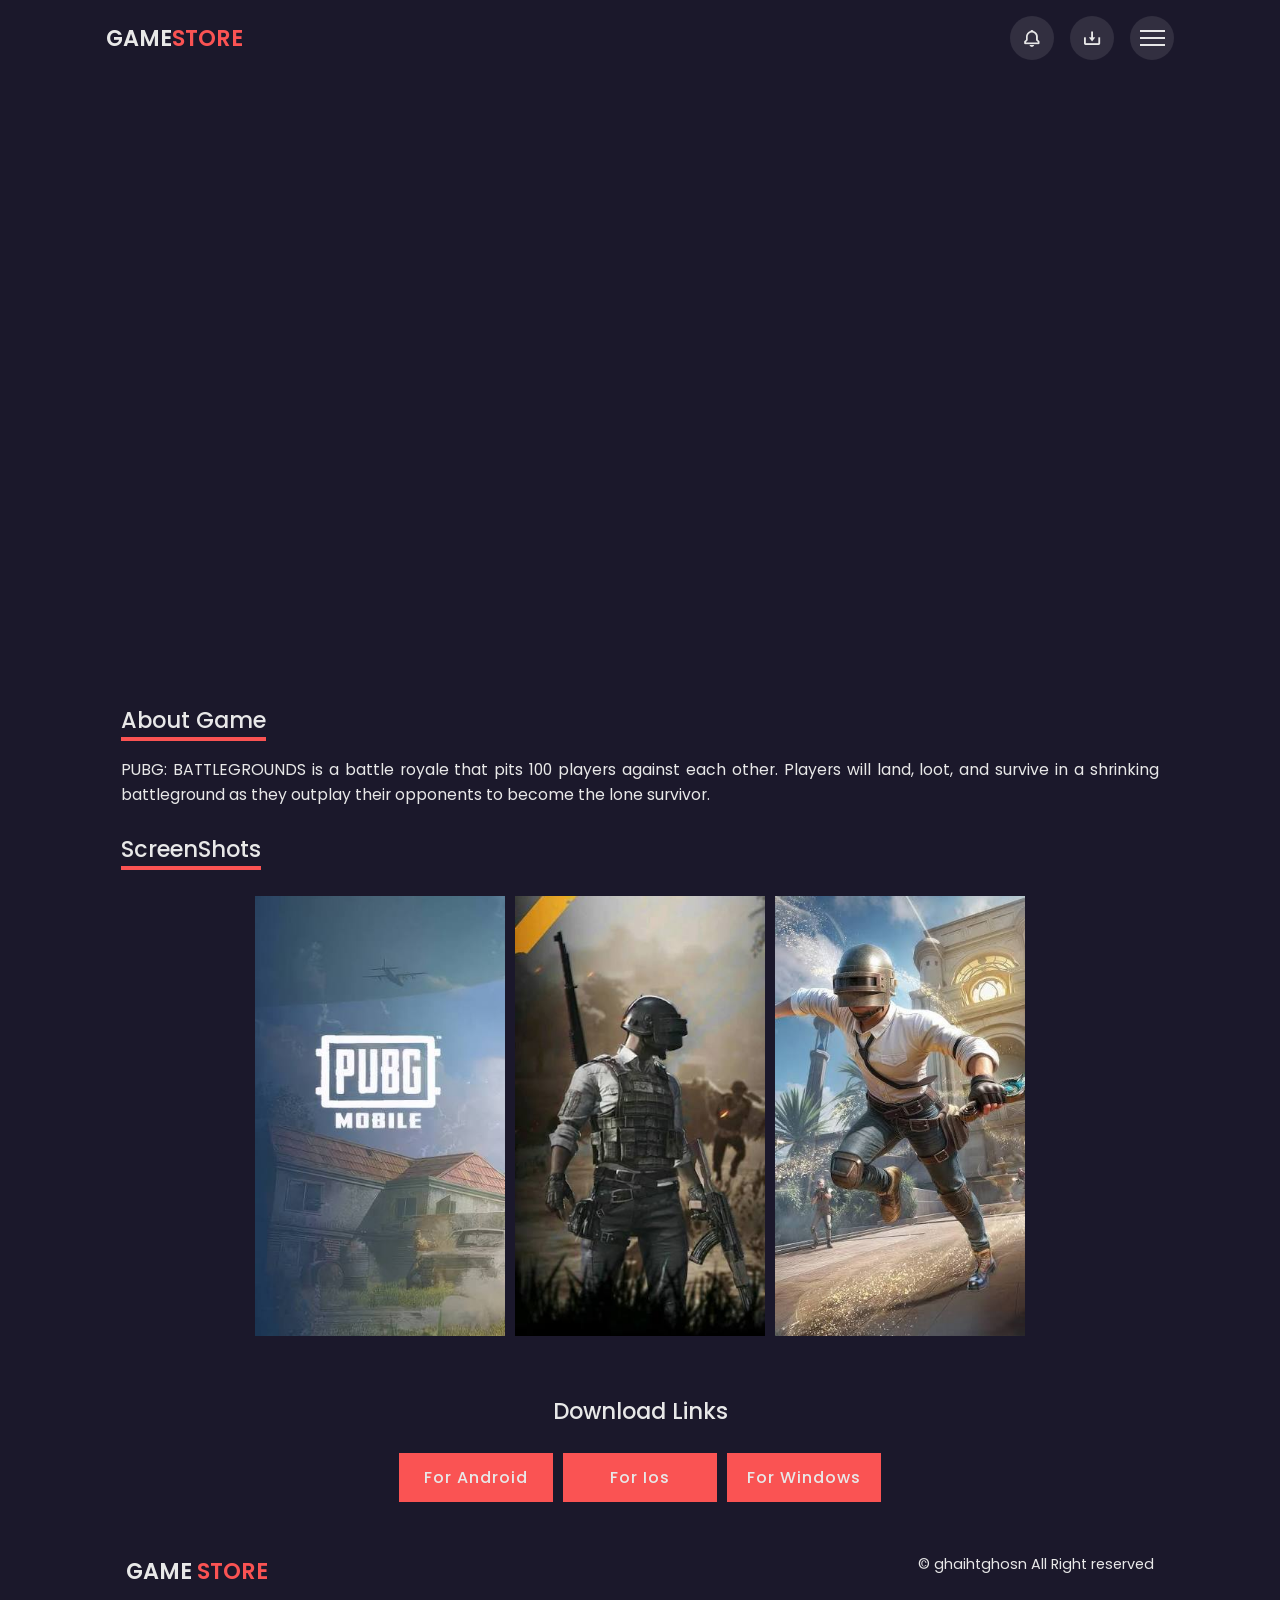
<file: pubg.html>
<!DOCTYPE html>
<html lang="en">
<head>
    <meta charset="UTF-8">
    <meta name="viewport" content="width=device-width, initial-scale=1.0">
    <title>Download page</title>
    <link rel="stylesheet" href="./css/style.css">
    <link rel="shortcut icon" href="img/fav.png" type="image/x-icon">
    <link href='https://unpkg.com/boxicons@2.1.4/css/boxicons.min.css' rel='stylesheet'>
    <link rel="stylesheet" href="./css/swiper-bundle.min.css">
</head>
<body>

    <div class="progress">
        <div class="progress-bar" id="scroll-bar"></div>
    </div>

    <header>
        <div class="nav container">
            <a href="index.html" class="logo">Game<span>Store</span></a>
            <div class="nav-icons">
                <i class='bx bx-bell  bx-tada' id="bell-icon"></i>
                <i class='bx bx-download'></i>
                <div class="menu-icon">
                    <div class="line1"></div>
                    <div class="line2"></div>
                    <div class="line3"></div>
                </div>
            </div>
            <div class="menu">
                <img src="./img/menu.png" alt="">
                <div class="navbar">
                    <li><a href="index.html">Home</a></li>
                    <li><a href="#trending">Trending</a></li>
                    <li><a href="#new">New Games</a></li>
                    <li><a href="#action">Action Games</a></li>
                    <li><a href="#contact">Contact Us</a></li>
                </div>
            </div>
            <div class="notifications">
                <div class="notifications-box">
                    <i class='bx bx-check-circle'></i>
                    <p>Congratulations, Your game download successfully.</p>
                </div>
                <div class="notifications-box box-color">
                    <i class='bx bx-x-circle'></i>
                    <p>Could not apply changes.</p>
                </div>
            </div>
        </div>
    </header>

    <div class="video-container container">
        <video src="./img/PUBG MOBILE Global Launch Trailer(720P_HD).mp4" muted autoplay></video>
    </div>

    <div class="about container">
        <h2>About Game</h2>
        <p>PUBG: BATTLEGROUNDS is a battle royale that pits 100 players against each other. Players will land, loot, and survive in a shrinking battleground as they outplay their opponents to become the lone survivor.</p>
    </div>

    <div class="screenshots container">
        <h2>ScreenShots</h2>
        <div class="screenshots-content">
            <img src="./img/screenshots16.jpeg" alt="">
            <img src="./img/screenshots17.jpeg" alt="">
            <img src="./img/screenshots18.jpeg" alt="">
        </div>
    </div>

    <div class="download">
        <h2>Download Links</h2>
        <div class="download-links">
            <a href="#">For Android</a>
            <a href="#">For Ios</a>
            <a href="#">For Windows</a>
        </div>
    </div>

    <div class="copyright container">
        <a href="#" class="logo">Game <span>Store</span></a>
        <p>&#169; ghaihtghosn All Right reserved</p>
    </div>

    <script src="./js/swiper-bundle.min.js"></script>
    <script src="./js/main.js"></script>
</body>
</html>
</file>
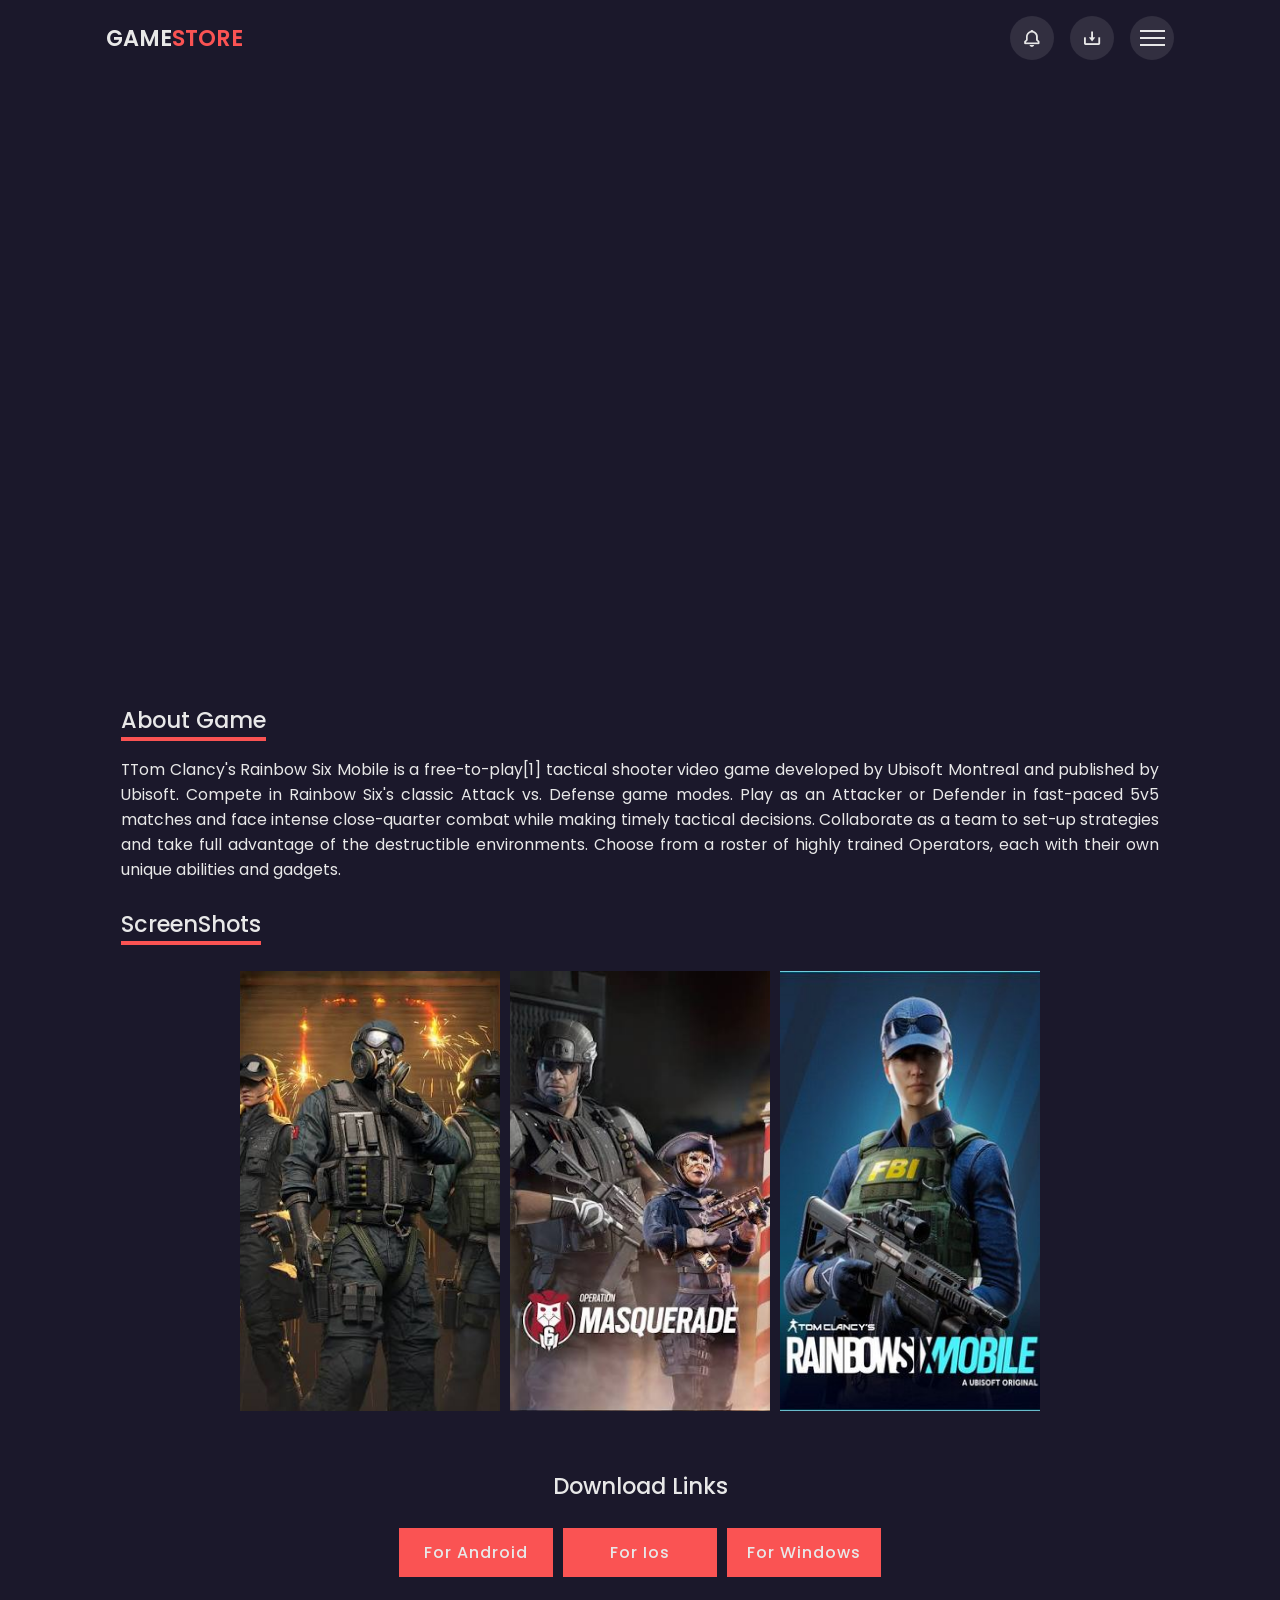
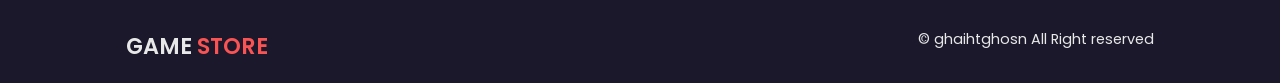
<file: rainbow.html>
<!DOCTYPE html>
<html lang="en">
<head>
    <meta charset="UTF-8">
    <meta name="viewport" content="width=device-width, initial-scale=1.0">
    <title>Download page</title>
    <link rel="stylesheet" href="./css/style.css">
    <link rel="shortcut icon" href="img/fav.png" type="image/x-icon">
    <link href='https://unpkg.com/boxicons@2.1.4/css/boxicons.min.css' rel='stylesheet'>
    <link rel="stylesheet" href="./css/swiper-bundle.min.css">
</head>
<body>

    <div class="progress">
        <div class="progress-bar" id="scroll-bar"></div>
    </div>

    <header>
        <div class="nav container">
            <a href="index.html" class="logo">Game<span>Store</span></a>
            <div class="nav-icons">
                <i class='bx bx-bell  bx-tada' id="bell-icon"></i>
                <i class='bx bx-download'></i>
                <div class="menu-icon">
                    <div class="line1"></div>
                    <div class="line2"></div>
                    <div class="line3"></div>
                </div>
            </div>
            <div class="menu">
                <img src="./img/menu.png" alt="">
                <div class="navbar">
                    <li><a href="index.html">Home</a></li>
                    <li><a href="#trending">Trending</a></li>
                    <li><a href="#new">New Games</a></li>
                    <li><a href="#action">Action Games</a></li>
                    <li><a href="#contact">Contact Us</a></li>
                </div>
            </div>
            <div class="notifications">
                <div class="notifications-box">
                    <i class='bx bx-check-circle'></i>
                    <p>Congratulations, Your game download successfully.</p>
                </div>
                <div class="notifications-box box-color">
                    <i class='bx bx-x-circle'></i>
                    <p>Could not apply changes.</p>
                </div>
            </div>
        </div>
    </header>

    <div class="video-container container">
        <video src="./img/Rainbow Six Mobile - Global Launch Trailer(720P_HD).mp4" muted autoplay></video>
    </div>

    <div class="about container">
        <h2>About Game</h2>
        <p>TTom Clancy's Rainbow Six Mobile is a free-to-play[1] tactical shooter video game developed by Ubisoft Montreal and published by Ubisoft. Compete in Rainbow Six's classic Attack vs. Defense game modes. Play as an Attacker or Defender in fast-paced 5v5 matches and face intense close-quarter combat while making timely tactical decisions. Collaborate as a team to set-up strategies and take full advantage of the destructible environments. Choose from a roster of highly trained Operators, each with their own unique abilities and gadgets.</p>
    </div>

    <div class="screenshots container">
        <h2>ScreenShots</h2>
        <div class="screenshots-content">
            <img src="./img/screenshots7.jpeg" alt="">
            <img src="./img/screenshots8.jpeg" alt="">
            <img src="./img/screenshots9.jpg" alt="">
        </div>
    </div>

    <div class="download">
        <h2>Download Links</h2>
        <div class="download-links">
            <a href="#">For Android</a>
            <a href="#">For Ios</a>
            <a href="#">For Windows</a>
        </div>
    </div>

    <div class="copyright container">
        <a href="#" class="logo">Game <span>Store</span></a>
        <p>&#169; ghaihtghosn All Right reserved</p>
    </div>

    <script src="./js/swiper-bundle.min.js"></script>
    <script src="./js/main.js"></script>
</body>
</html>
</file>
<file: css/style.css>
@import url("https://fonts.googleapis.com/css2?family=Poppins:wght@400;500;600;700&display=swap");
*
{
    margin: 0;
    padding: 0;
    font-family: 'Poppins',sans-serif;
    scroll-behavior: smooth;
    box-sizing: border-box;
    list-style: none;
    text-decoration: none;
    scroll-padding-top: 2rem;
}
:root
{
    --main-color:#fa5353;
    --dark-color:#1b182b;
    --light-color:#322f40;
    --text-color:hsl(0,0%,91%);
}
::selection
{
    color: var(--text-color);
    background: var(--main-color);
}
section
{
    padding: 4rem 0 3rem;
}
img
{
    width: 100%;
}
body
{
    color: var(--text-color);
    background: var(--dark-color);
}
.container
{
    max-width: 1068px;
    margin: auto;
    width: 100%;
    padding-left: 15px;
    padding-right: 15px;
}
header
{
    position: fixed;
    top: 0;
    left: 0;
    width: 100%;
    background: var(--dark-color);
    z-index: 100;
}
.nav
{
    display: flex;
    align-items: center;
    justify-content: center;
    padding: 16px 0;
}
.logo
{
    font-size: 1.4rem;
    font-weight: 600;
    color: var(--text-color);
    text-transform: uppercase;
    margin: 0 auto 0 0;
}
.logo span
{
    color: var(--main-color);
}
.nav-icons
{
    display: flex;
    align-items: center;
    column-gap: 1rem;
}
.nav-icons .bx
{
    font-size: 20px;
    height: 44px;
    width: 44px;
    display: grid;
    place-items: center;
    color: var(--text-color);
    background: var(--light-color);
    border-radius: 50%;
    cursor: pointer;
}
#bell-icon
{
    position: relative;
}
#bell-icon span
{
    content: "";
    width: 5px;
    height: 5px;
    border-radius: 50%;
    background: var(--main-color);
    position: absolute;
    top: 10px;
    right: 14px;
}
.menu-icon
{
    display: flex;
    flex-direction: column;
    align-items: center;
    justify-content: center;
    row-gap: 5px;
    height: 44px;
    width: 44px;
    border-radius: 50%;
    background: var(--light-color);
    cursor: pointer;
    z-index: 200;
    transition: 0.3s;
}
.menu-icon div
{
    display: block;
    background: var(--text-color);
    height: 2px;
    width: 25px;
    transition: 0.3s;
}
.move .line1
{
    transform: rotate(-45deg) translate(-5px,5px);
}
.move .line2
{
    opacity: 0;
}
.move .line3
{
    transform: rotate(45deg) translate(-5px,-5px);
}
.menu
{
    position: fixed;
    left: 0;
    top: 0;
    width: 100%;
    height: 100vh;
    background: rgba(0,0,14,0.9);
    z-index: 106;
    display: flex;
    align-items: center;
    justify-content: space-between;
    transition: 0.5s;
    clip-path: circle(0% at 100% 0%);
}
.menu.active
{
    clip-path: circle(144% at 100% 0%);
}
.menu img
{
    width: 700px;
}
.navbar
{
    display: grid;
    row-gap: 1rem;
    text-align: right;
    padding-right: 2rem;
}
.navbar a
{
    font-size: 1.6rem;
    color: var(--text-color);
    font-weight: 500;
    transition: 0.2s;
}
.navbar a:hover
{
    border-bottom: 4px solid var(--main-color);
    font-size: 1.8rem;
}
.notifications
{
    position: absolute;
    top: 110%;
    right: 5rem;
    background: var(--light-color);
    width: 300px;
    height: 350px;
    border-radius: 0.5rem;
    padding: 10px;
    display: flex;
    flex-direction: column;
    row-gap: 1rem;
    clip-path: circle(0% at 100% 0%);
}
.notifications.active
{
    clip-path: circle(144% at 100% 0%);
    transition: 0.3s;
}
.notifications-box
{
    display: flex;
    align-items: baseline;
    column-gap: 1rem;
    border-radius: 0.5rem;
    background: var(--dark-color);
    padding: 10px;
}
.notifications-box .bx
{
    color: #faf102;
}
.box-color
{
    background: hsl(0,0%,100%,0.4);
}
.box-color .bx
{
    color: var(--main-color);
}
.home
{
    position: relative;
    min-height: 540px;
    display: flex;
    align-items: center;
    justify-content: flex-end;
    margin-top: 5rem;
}
.home img
{
    position: absolute;
    width: 100%;
    height: 100%;
    object-fit: cover;
    border-radius: 1.4rem;
    z-index: -1;
}
.home-text
{
    padding-right: 4rem;
    text-align: right;
}
.home-text h1
{
    font-size: 2.4rem;
    text-transform: uppercase;
    color: var(--dark-color);
    margin-bottom: 1rem;
}
.btn
{
    background: var(--main-color);
    padding: 15px 20px;
    color: var(--text-color);
    text-transform: uppercase;
    font-size: 1rem;
    letter-spacing: 1px;
    font-weight: 500;
    clip-path: polygon(0 0, 100% 0, 100% 100%, 10% 100%, 10% 100%, 0% 68%);
}
.btn:hover
{
    background: var(--dark-color);
    transition: 0.3s all linear
}
.heading
{
    display: flex;
    align-items: center;
    column-gap: 1rem;
    margin-bottom: 2rem;
}
.heading .bx
{
    font-size: 21px;
    color: var(--text-color);
    background: var(--main-color);
    padding: 10px;
    border-radius: 5rem;
}
.heading h2
{
    font-size: 1.2rem;
    font-weight: 500;
}
.box
{
    position: relative;
    width: 100%;
    height: 350px;
    border-radius: 0.5rem;
}
.box img
{
    width: 100%;
    height: 100%;
    object-fit: cover;
    border-radius: 0.5rem;
}
.box .box-text
{
    position: absolute;
    right: 0;
    left: 0;
    bottom: 0;
    padding: 10px;
    background: hsl(227,14%,20%,0.8);
    backdrop-filter: blur(4px);
    border-radius: 0.5rem;
}
.box .box-text h2
{
    font-size: 1rem;
    font-weight: 500;
}
.box .box-text h3
{
    font-size: 0.9rem;
    font-weight: 400;
    margin-bottom: 0.8rem;
}
.rating-download
{
    display: flex;
    justify-content: space-between;
}
.rating
{
    display: flex;
    align-items: center;
    column-gap: 4px;
    background: hsl(0,0%,100%,0.4);
    padding: 4px 10px;
    border-radius: 0.5rem;
}
.rating .bx
{
    color: #faf102;
    font-size: 0.9rem;
}
.rating span
{
    color: #faf102;
    font-size: 0.9rem;
}
.box-btn .bx
{
    padding: 8px;
    background: var(--text-color);
    border-radius: 5rem;
    color: var(--main-color);
    font-weight: 400;
    font-size: 20px;
}
.box-btn .bx:hover
{
    background: var(--dark-color);
}
.new-content
{
    display: grid;
    grid-template-columns: repeat(auto-fit,minmax(240px,auto));
    gap: 1.2rem;
}
.next-page
{
    display: flex;
    justify-content: center;
    align-items: center;
    margin-top: 3rem;
}
.next-page a
{
    background: var(--main-color);
    padding: 15px 20px;
    color: var(--text-color);
    letter-spacing: 1px;
    font-weight: 500;
}
.next-page a:hover
{
    background: var(--light-color);
    transition: 0.3s all linear;
}
.copyright
{
    display: flex;
    justify-content: space-between;
    padding: 20px;
}
.copyright p
{
    font-size: 0.9rem;
    color: var(--text-color);
}
/*download*/
.video-container video
{
    width: 100%;
    aspect-ratio: 16/9;
}
.video-container
{
    margin-top: 5rem;
}
.about
{
    margin-top: 2rem;
}
.about h2
{
    display: inline-flex;
    font-size: 1.4rem;
    font-weight: 500;
    border-bottom: 4px solid var(--main-color);
}
.about p
{
    font-size: 0.983rem;
    margin-top: 1rem;
    text-align: justify;
}
.screenshots h2
{
    display: inline-flex;
    font-size: 1.4rem;
    font-weight: 500;
    border-bottom: 4px solid var(--main-color);
    margin: 1.6rem 0;
}
.screenshots-content
{
    display: grid;
    grid-template-columns: repeat(auto-fit,minmax(250px,auto));
    gap: 10px;
    justify-content: center;
    max-width: 800px;
    margin: auto;
    width: 100%;
}
.screenshots-content img
{
    width: 100%;
    height: 440px;
    object-fit: cover;
}
.download
{
    max-width: 800px;
    margin: auto;
    width: 100%;
    display: grid;
    justify-content: center;
    margin-top: 2rem;
}
.download h2
{
    text-align: center;
    font-size: 1.4rem;
    font-weight: 500;
    margin: 1.6rem 0;
}
.download-links
{
    display: grid;
    grid-template-columns: repeat(3,1fr);
    gap: 10px;
    margin-bottom: 2rem;
}
.download-links a
{
    text-align: center;
    background: var(--main-color);
    padding: 12px 20px;
    color: var(--text-color);
    letter-spacing: 1px;
    font-weight: 500;
}
.download-links a:hover
{
    background: var(--light-color);
    transition: 0.3s all linear;
}
html::-webkit-scrollbar
{
    display: none;
}
.progress
{
    position: fixed;
    top: 0;
    left: 0;
    width: 100%;
    height: 4px;
    z-index: 300;
}
.progress-bar
{
    height: 4px;
    background: var(--main-color);
    width: 0%;
}

@media (max-width:1080px) 
{
    .container
    {
        margin: 0 auto;
        width: 100%;
    }
    .nav
    {
        padding: 10px 0;
    }
    .notifications
    {
        right: 4rem;
    }
    .menu img
    {
        width: 500px;
    }
    section 
    {
        padding: 3rem 0 2rem;
    }
    .home
    {
        margin-top: 4rem !important;
        min-height: 440px;
    }
    .home img
    {
        border-radius: 1rem;
    }
    .new-content
    {
        grid-template-columns: repeat(auto-fit,minmax(200px,auto));
    }
    .video-container
    {
        margin-top: 5rem !important;
    }
}
@media (max-width: 774px) 
{
    .notifications
    {
        right: 1rem;
    }
    .menu img
    {
        width: 400px;
    }
    .home
    {
        min-height: 300px;
    }
    .home img
    {
        width: 100%;
        height: 100%;
    }
    .home-text h1
    {
        font-size: 2rem;
    }
    .btn
    {
        padding: 12px 17px;
    }
    .screenshots-content
    {
        grid-template-columns: repeat(auto-fit,minmax(250px,300px));
    }
}
@media (max-width:560px) 
{
    .menu img
    {
        display: none;
    }
    .menu
    {
        justify-content: flex-end;
    }
    .nav
    {
        padding: 8px 0;
    }
    .nav-icons .bx,.menu-icon
    {
        height: 40px;
        width: 40px;
    }
    .home
    {
        min-width: 240px;
    }
    .home img
    {
        width: auto;
    }
    .home-text
    {
        padding-right: 1rem;
    }
    p
    {
        font-size: 0.875rem;
    }
    .download-links
    {
        grid-template-columns: 1fr;
    }
}
@media (max-width:360px) 
{
    .logo
    {
        font-size: 1.2rem;
    }
    .navbar a
    {
        font-size: 1.3rem;
    }
    .navbar a:hover
    {
        font-size: 1.4rem;
    }
    .notifications
    {
        width: 270px;
    }
    .home
    {
        min-height: 214px;
    }
    .home img
    {
        width: auto;
    }
    .home-text h1
    {
        font-size: 1.4rem;
    }
    .heading .bx
    {
        padding: 8px;
    }
    .heading h2
    {
        font-size: 1.1rem;
    }
    .box
    {
        height: 420px;
    }
    .copyright
    {
        flex-direction: column;
        align-items: center;
        row-gap: 1rem;
    }
    .copyright .logo
    {
        margin: 0;
    }
    .about
    {
        text-align: center;
    }
    .about h2,.screenshots h2
    {
        font-size: 1.2rem;
    }
}
</file>
